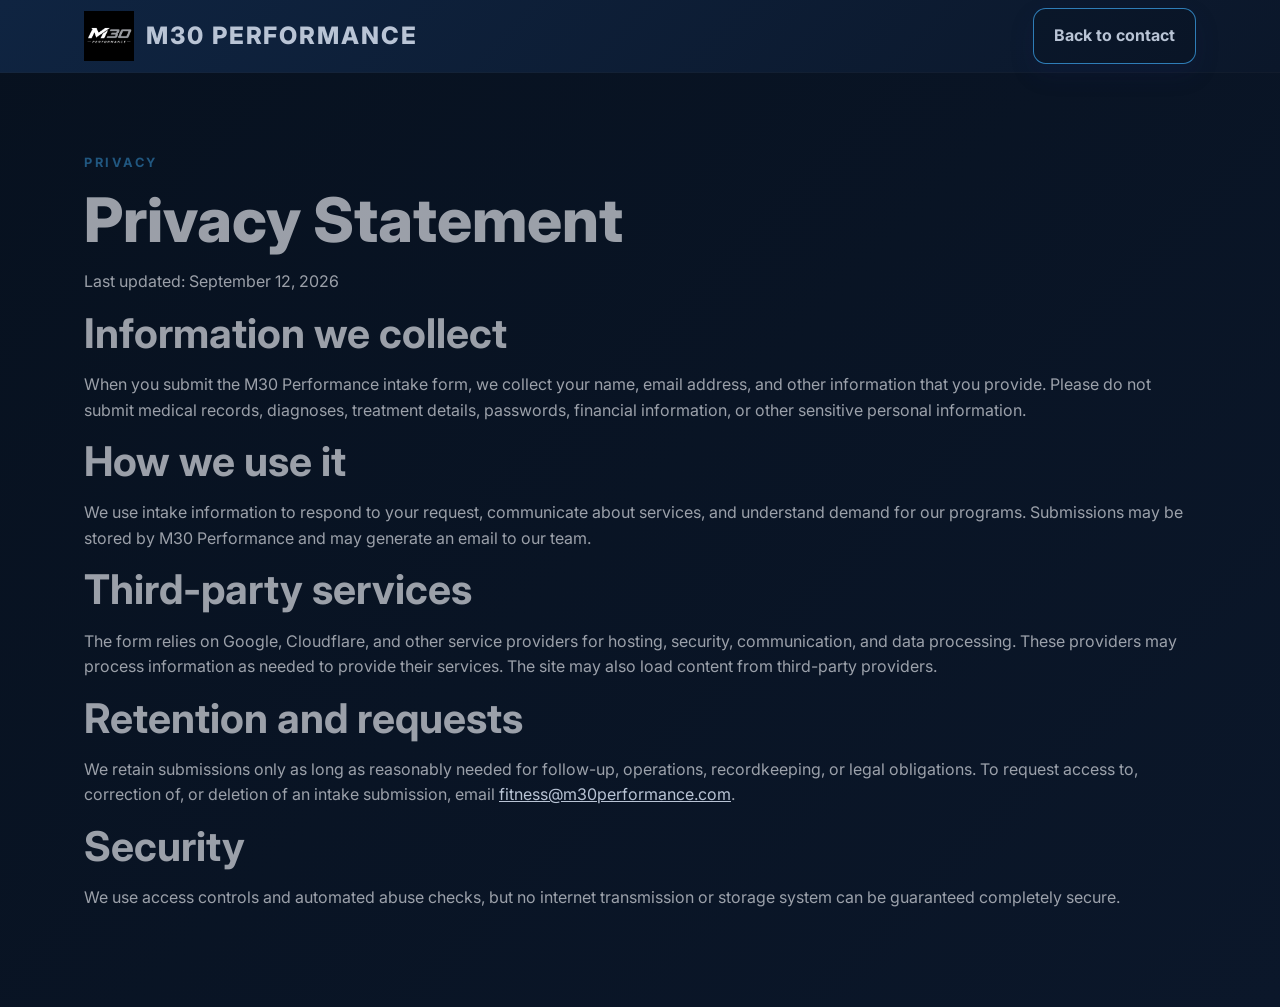
<file: pages/privacy.html>
<!doctype html>
<html lang="en">
  <head>
    <meta charset="UTF-8" />
    <meta name="viewport" content="width=device-width, initial-scale=1.0" />
    <title>Privacy Statement | M30 Performance</title>
    <meta
      name="description"
      content="M30 Performance privacy statement for website intake submissions."
    />
    <link
      rel="canonical"
      href="https://personal.m30performance.com/pages/privacy.html"
    />
    <meta property="og:title" content="Privacy Statement | M30 Performance" />
    <meta
      property="og:description"
      content="Read how M30 Performance collects, uses, and protects information submitted through its website intake form."
    />
    <meta property="og:type" content="website" />
    <meta
      property="og:url"
      content="https://personal.m30performance.com/pages/privacy.html"
    />
    <meta
      property="og:image"
      content="https://personal.m30performance.com/assets/images/logo-m30.png"
    />
    <meta name="twitter:card" content="summary" />
    <meta name="twitter:title" content="Privacy Statement | M30 Performance" />
    <meta
      name="twitter:description"
      content="Read how M30 Performance collects, uses, and protects information submitted through its website intake form."
    />
    <meta
      name="twitter:image"
      content="https://personal.m30performance.com/assets/images/logo-m30.png"
    />

    <!-- Google tag (gtag.js) -->
    <script
      async
      src="https://www.googletagmanager.com/gtag/js?id=G-PKS04PBM5F"
    ></script>
    <script>
      window.dataLayer = window.dataLayer || [];
      function gtag() {
        dataLayer.push(arguments);
      }
      gtag("js", new Date());

      gtag("config", "G-PKS04PBM5F");
    </script>

    <link rel="icon" type="image/x-icon" href="../assets/images/favicon.ico" />
    <link rel="icon" href="../assets/images/logo-m30.png" type="image/png" />
    <link rel="preconnect" href="https://fonts.googleapis.com" />
    <link rel="preconnect" href="https://fonts.gstatic.com" crossorigin />
    <link
      href="https://fonts.googleapis.com/css2?family=Inter:wght@400;500;600;700;800&display=swap"
      rel="stylesheet"
    />
    <link rel="stylesheet" href="../styles.css" />
  </head>
  <body class="privacy-document">
    <header class="site-header">
      <nav class="nav-bar">
        <a class="logo" href="../index.html#top"
          ><img
            src="../assets/images/logo-m30.png"
            alt="M30 Performance Logo"
            id="img-logo"
          />M30 Performance</a
        >
        <a class="btn btn-secondary" href="../index.html#contact"
          >Back to contact</a
        >
      </nav>
    </header>
    <main class="section privacy-page">
      <p class="eyebrow">Privacy</p>
      <h1>Privacy Statement</h1>
      <p>Last updated: September 12, 2026</p>
      <h2>Information we collect</h2>
      <p>
        When you submit the M30 Performance intake form, we collect your name,
        email address, and other information that you provide. Please do not
        submit medical records, diagnoses, treatment details, passwords,
        financial information, or other sensitive personal information.
      </p>
      <h2>How we use it</h2>
      <p>
        We use intake information to respond to your request, communicate about
        services, and understand demand for our programs. Submissions may be
        stored by M30 Performance and may generate an email to our team.
      </p>
      <h2>Third-party services</h2>
      <p>
        The form relies on Google, Cloudflare, and other service providers for
        hosting, security, communication, and data processing. These providers
        may process information as needed to provide their services. The site
        may also load content from third-party providers.
      </p>
      <h2>Retention and requests</h2>
      <p>
        We retain submissions only as long as reasonably needed for follow-up,
        operations, recordkeeping, or legal obligations. To request access to,
        correction of, or deletion of an intake submission, email
        <a href="mailto:fitness@m30performance.com"
          >fitness@m30performance.com</a
        >.
      </p>
      <h2>Security</h2>
      <p>
        We use access controls and automated abuse checks, but no internet
        transmission or storage system can be guaranteed completely secure.
      </p>
    </main>
  </body>
</html>
</file>
<file: styles.css>
:root {
  --background: #07111f;
  --nav-background: #0f2441;
  --surface: #163660;
  --surface-strong: #16324f;
  --text: #f5f7fb9e;
  --muted: #b9c4d5;
  --accent: #338ac794;
  --accent-strong: #334ec7ed;
  --border: rgba(52, 50, 50, 0.167);
  --shadow: 0 20px 45px rgba(0, 0, 0, 0.25);
}

* {
  box-sizing: border-box;
}

html {
  scroll-behavior: smooth;
}

body {
  margin: 0;
  font-family: "Inter", sans-serif;
  color: var(--text);
  background: linear-gradient(135deg, var(--background), #0b172a);
  line-height: 1.6;
}

.fa-solid {
  color: var(--accent);
}
img {
  max-width: 100%;
  display: block;
}

.site-header {
  background: linear-gradient(135deg, var(--nav-background), #0b172a);
  position: sticky;
  top: 0;
  z-index: 20;
  backdrop-filter: blur(12px);
  border-bottom: 1px solid var(--border);
}

.nav-bar {
  max-width: 1160px;
  margin: 0 auto;
  padding: 0.5rem 1.5rem;
  display: flex;
  justify-content: space-between;
  align-items: center;
}

.logo {
  font-size: 1.5rem;
  font-weight: 800;
  letter-spacing: 0.08em;
  text-transform: uppercase;
  color: var(--accent);
  text-decoration: none;
}

.privacy-document .logo {
  display: inline-flex;
  align-items: center;
  gap: 0.75rem;
}

#img-logo {
  width: 50px;
  height: 50px;
  display: block; /* Removes unwanted inline spacing at the bottom */
  flex-shrink: 0;
}

.nav-links {
  display: flex;
  gap: 1rem;
}

.nav-links a {
  color: var(--text);
  text-decoration: none;
  font-weight: 600;
  display: inline-block;
  transition:
    transform 180ms ease,
    color 180ms ease;
}

.nav-links a:hover,
.nav-links a:focus-visible,
.nav-links a:active,
.nav-links a.active {
  color: var(--accent);
  transform: translateY(-2px);
}

.section {
  max-width: 1160px;
  margin: 0 auto;
  padding: 5rem 1.5rem;
  scroll-margin-top: 6rem;
}

.section-heading {
  margin-bottom: 1.75rem;
}

.hero {
  display: grid;
  grid-template-columns: 1.1fr 0.9fr;
  gap: 2rem;
  align-items: center;
  min-height: 80vh;
}

.eyebrow {
  margin: 0 0 0.75rem;
  color: var(--accent);
  font-size: 0.8rem;
  font-weight: 700;
  letter-spacing: 0.2em;
  text-transform: uppercase;
}

strong {
  margin: 0 0 0.75rem;
  color: var(--accent);
  font-size: 1rem;
  font-weight: 700;
  letter-spacing: 0.1em;
}

h1,
h2,
h3 {
  line-height: 1.1;
  margin: 0 0 1rem;
}

h1 {
  font-size: clamp(2.6rem, 4.8vw, 4.4rem);
  font-weight: 800;
}

h2 {
  font-size: clamp(2rem, 3.2vw, 2.7rem);
}

h3 {
  font-size: 1.25rem;
}

.hero-text,
.about-grid p,
.service-card p,
.pricing-card li,
.contact-card p,
.faq-list p {
  color: var(--muted);
  font-size: 1.05rem;
}

.hero-actions {
  display: flex;
  gap: 1rem;
  flex-wrap: wrap;
  margin-top: 1.5rem;
}

.btn {
  position: relative;
  display: inline-block;
  padding: 0.9rem 1.25rem;
  border-radius: 0.8rem;
  text-decoration: none;
  font-weight: 700;
  box-shadow: 0 10px 24px rgba(24, 33, 91, 0.24);
  transition:
    transform 180ms ease,
    background 180ms ease,
    box-shadow 180ms ease;
}

.btn:hover {
  transform: translateY(-2px);
  box-shadow: 0 14px 30px rgba(24, 33, 91, 0.28);
}

.btn-primary {
  background: var(--accent);
  color: #042433;
}

.btn-secondary {
  position: relative;
  z-index: 1;
  color: var(--text);
  background: rgba(7, 17, 31, 0.3);
  border: 1px solid rgba(51, 138, 199, 0.9);
  border-radius: 0.8rem;
  overflow: hidden;
  box-shadow: 0 10px 24px rgba(24, 33, 91, 0.16);
  padding: 0.9rem 1.25rem;
}

.hero-media img {
  border-radius: 5%;
  box-shadow: var(--shadow);
  height: 100%;
  object-fit: cover;
}

.hero-logo {
  display: none;
}

@media (min-width: 1025px) {
  .hero-logo {
    display: block;
    width: 50%;
    height: 50%;
    margin: 0 auto 1rem;
  }
}

.testimonials {
  padding-top: 0;
}

.testimonial-shell {
  background: transparent;
  border: none;
  border-radius: 0;
  padding: 0;
}

.testimonial-marquee {
  --testimonial-gap: 1rem;
  overflow: hidden;
  mask-image: linear-gradient(
    to right,
    transparent,
    black 8%,
    black 92%,
    transparent
  );
  -webkit-mask-image: linear-gradient(
    to right,
    transparent,
    black 8%,
    black 92%,
    transparent
  );
}

.testimonial-track {
  display: flex;
  gap: var(--testimonial-gap);
  width: max-content;
  animation: testimonial-scroll 42s linear infinite;
  will-change: transform;
}

.testimonial-marquee:hover .testimonial-track,
.testimonial-marquee:focus-within .testimonial-track {
  animation-play-state: paused;
}

.testimonial-card {
  flex: 0 0 min(320px, 78vw);
  display: flex;
  flex-direction: column;
  justify-content: space-between;
  gap: 1rem;
  min-height: 220px;
  padding: 1.25rem;
  border: 1px solid rgba(51, 138, 199, 0.9);
  border-radius: 1rem;
  background: rgba(7, 17, 31, 0.3);
  box-shadow: 0 10px 24px rgba(24, 33, 91, 0.16);
}

.testimonial-card p {
  margin: 0;
  color: var(--muted);
  font-size: 1rem;
}

.testimonial-card strong {
  color: var(--accent);
  font-weight: 700;
}

.stars {
  display: flex;
  gap: 0.25rem;
  color: var(--accent);
  font-size: 1.1rem;
}

@keyframes testimonial-scroll {
  from {
    transform: translateX(0);
  }
  to {
    transform: translateX(calc(-50% - (var(--testimonial-gap) / 2)));
  }
}

.testimonial-card p {
  margin: 0;
  color: var(--muted);
  font-size: 1rem;
}

.testimonial-card strong {
  color: var(--accent);
  font-weight: 700;
}

.stars {
  display: flex;
  gap: 0.25rem;
  color: var(--accent);
  font-size: 1.1rem;
}

.about-grid,
.service-grid,
.service-list,
.photo-strip,
.pricing-grid {
  display: grid;
  gap: 1.25rem;
}

.about-grid {
  grid-template-columns: repeat(2, minmax(0, 1fr));
}

.service-list {
  grid-template-columns: repeat(2, minmax(0, 1fr));
  padding-left: 1.75rem;
  padding-right: 1.75rem;
  text-indent: -0.5rem;
}

.photo-strip {
  grid-template-columns: repeat(3, minmax(0, 1fr));
  margin-top: 1.5rem;
}

.service-grid,
.pricing-grid {
  grid-template-columns: repeat(3, minmax(0, 1fr));
}

.pricing-grid {
  align-items: center;
}

.pricing-promise {
  margin: 3rem 0 0;
  text-align: center;
}

.pricing-promise h3 {
  margin-bottom: 1rem;
  color: var(--text);
  font-size: clamp(1.4rem, 2.4vw, 1.9rem);
}

.pricing-promise p {
  margin: 0;
  color: var(--muted);
  font-size: 0.98rem;
}

.pricing-promise p + p {
  margin-top: 0.8rem;
  color: var(--muted);
  font-weight: 600;
}

.photo-card,
.service-card,
.pricing-card,
.contact-card {
  background: rgba(255, 255, 255, 0.05);
  border: 1px solid var(--border);
  border-radius: 0.8rem;
  padding: 1.5rem;
  box-shadow: var(--shadow);
}

.photo-card {
  padding: 0;
  overflow: hidden;
}

.photo-card img {
  width: 100%;
  height: 220px;
  object-fit: cover;
}

.photo-card .caption {
  padding: 1.2rem 1.2rem 1.4rem;
}

.photo-card h3 {
  margin-bottom: 0.4rem;
}

.service-card img {
  width: 100%;
  height: 190px;
  object-fit: cover;
  border-radius: 0.6rem;
  margin-bottom: 1rem;
}

.gallery-stack {
  position: relative;
  min-height: 500px;
  margin: 0 auto;
  max-width: 980px;
}

.gallery-card {
  position: absolute;
  border: 0;
  padding: 0;
  background: transparent;
  cursor: pointer;
  overflow: hidden;
  border-radius: 0.8rem;
  box-shadow: var(--shadow);
  transition:
    transform 240ms ease,
    filter 240ms ease,
    z-index 240ms ease;
}

.gallery-card img {
  display: block;
  width: 100%;
  height: 280px;
  object-fit: cover;
  border-radius: 0.8rem;
  border: 1px solid rgba(255, 255, 255, 0.2);
}

.gallery-card:nth-child(1) {
  left: 0;
  top: 0;
  width: 70%;
  transform: rotate(-3deg);
  z-index: 4;
}

.gallery-card:nth-child(2) {
  right: 0;
  top: 72px;
  width: 64%;
  transform: rotate(4deg);
  z-index: 3;
}

.gallery-card:nth-child(3) {
  left: 8%;
  bottom: 0;
  width: 62%;
  transform: rotate(-2deg);
  z-index: 2;
}

.gallery-card:nth-child(4) {
  right: 6%;
  bottom: 36px;
  width: 58%;
  transform: rotate(2.5deg);
  z-index: 1;
}

.gallery-card:hover,
.gallery-card:focus-visible {
  transform: translateY(-6px) rotate(0deg) scale(1.01);
  filter: brightness(1.05);
}

.gallery-card.active {
  z-index: 5;
  transform: rotate(0deg) scale(1.04);
  width: min(78%, 720px);
  left: 50%;
  top: 50%;
  transform: translate(-50%, -50%) rotate(0deg) scale(1.04);
}

.pricing-card {
  display: flex;
  flex-direction: column;
  gap: 1.25rem;
  min-width: 0;
}

.pricing-kicker {
  margin: 0 0 0.5rem;
  color: var(--accent);
  font-size: 0.75rem;
  font-weight: 700;
  letter-spacing: 0.12em;
  text-transform: uppercase;
}

.pricing-intro {
  margin: 0;
  color: var(--muted);
  font-size: 0.95rem;
}

.pricing-options {
  display: grid;
  gap: 0.5rem;
}

.pricing-options-panel {
  gap: 0.65rem;
  padding: 0.85rem;
  border: 1px solid var(--border);
  border-radius: 0.75rem;
  background: rgba(7, 17, 31, 0.28);
}

.visually-hidden {
  position: absolute;
  width: 1px;
  height: 1px;
  padding: 0;
  margin: -1px;
  overflow: hidden;
  clip: rect(0, 0, 0, 0);
  white-space: nowrap;
  border: 0;
}

.virtual-duration-control {
  min-width: 0;
  margin: 0;
  padding: 0;
  border: 0;
}

.virtual-duration-options {
  display: grid;
  grid-template-columns: repeat(2, minmax(0, 1fr));
  gap: 0.2rem;
  padding: 0.25rem;
  border: 1px solid rgba(185, 196, 213, 0.4);
  border-radius: 999px;
  background: rgba(7, 17, 31, 0.42);
}

.virtual-duration-options label,
.group-size-options label {
  position: relative;
  min-width: 0;
  cursor: pointer;
}

.virtual-duration-options input,
.group-size-options input {
  position: absolute;
  width: 1px;
  height: 1px;
  opacity: 0;
}

.virtual-duration-options span,
.group-size-options span {
  display: block;
  padding: 0.55rem 0.3rem;
  border: 1px solid transparent;
  border-radius: 999px;
  color: var(--muted);
  font-size: 0.78rem;
  font-weight: 600;
  text-align: center;
  white-space: nowrap;
  transition:
    color 240ms ease,
    border-color 240ms ease,
    background 240ms ease,
    box-shadow 240ms ease;
}

.virtual-duration-options input:checked + span,
.group-size-options input:checked + span {
  border-color: var(--accent);
  background: rgba(51, 138, 199, 0.2);
  box-shadow: 0 4px 14px rgba(0, 0, 0, 0.18);
  color: var(--text);
}

.virtual-duration-options input:focus-visible + span,
.group-size-options input:focus-visible + span {
  outline: 2px solid var(--accent);
  outline-offset: 2px;
}



.pricing-table {
  width: 100%;
  table-layout: fixed;
  border-collapse: collapse;
  font-size: 0.82rem;
}

.pricing-table th:first-child,
.pricing-table td:first-child {
  width: 46%;
}

.pricing-table th:nth-child(2),
.pricing-table td:nth-child(2) {
  width: 25%;
}

.pricing-table th:nth-child(3),
.pricing-table td:nth-child(3) {
  width: 29%;
}

.pricing-table th,
.pricing-table td {
  padding: 0.45rem 0.15rem;
  text-align: left;
  vertical-align: middle;
}

.pricing-table thead th {
  color: var(--muted);
  font-size: 0.64rem;
  font-weight: 600;
  line-height: 1.2;
  white-space: nowrap;
}

.pricing-table thead th:not(:first-child),
.pricing-table td {
  text-align: right;
}

.pricing-table thead th:last-child,
.pricing-table td:last-child {
  padding-left: 0.45rem;
  border-left: 1px solid var(--border);
}

.pricing-table tbody tr + tr {
  border-top: 1px solid var(--border);
}

.pricing-table tbody th {
  color: var(--muted);
  font-size: 0.9rem;
  font-weight: 500;
}

.pricing-table td {
  color: var(--text);
  font-weight: 600;
  white-space: nowrap;
}

.pricing-table [data-duration][hidden] {
  display: none;
}

.pricing-table .featured-package th,
.pricing-table .featured-package td,
.session-presets span.is-featured {
  color: var(--accent);
  font-weight: 800;
}

.pricing-features {
  display: grid;
  gap: 0.55rem;
  list-style: none;
  padding: 0;
  margin: 0;
}

.pricing-features li {
  position: relative;
  padding-left: 1.15rem;
  color: var(--muted);
  font-size: 0.88rem;
  line-height: 1.45;
}

.pricing-features li::before {
  content: "";
  position: absolute;
  top: 0.48em;
  left: 0;
  width: 0.42rem;
  height: 0.42rem;
  border-radius: 50%;
  background: var(--accent);
}

.pricing-card .btn {
  text-align: center;
  padding: 0.8rem 0.65rem;
  font-size: 0.88rem;
  line-height: 1.35;
}

.pricing-card.is-selected {
  border-color: var(--accent);
}

.group-pricing-controls {
  display: grid;
  gap: 1rem;
}

.group-size-control {
  min-width: 0;
  margin: 0;
  padding: 0;
  border: 0;
}

.group-size-options {
  display: grid;
  grid-template-columns: repeat(3, minmax(0, 1fr));
  gap: 0.2rem;
  padding: 0.25rem;
  border: 1px solid rgba(185, 196, 213, 0.4);
  border-radius: 999px;
  background: rgba(7, 17, 31, 0.42);
}

.session-control-label {
  display: block;
  margin-bottom: 0.55rem;
  color: var(--text);
  font-size: 0.85rem;
  font-weight: 700;
}

.session-control-label,
.group-price > span {
  color: var(--muted);
  font-size: 0.8rem;
  font-weight: 700;
}

.session-slider {
  position: relative;
  height: 24px;
  margin-top: 0.35rem;
}

.session-slider-track {
  position: absolute;
  top: 50%;
  right: 8px;
  left: 8px;
  height: 4px;
  border-radius: 999px;
  background: rgba(185, 196, 213, 0.35);
  transform: translateY(-50%);
}

.session-slider-fill {
  position: absolute;
  inset: 0 auto 0 0;
  width: 0;
  border-radius: inherit;
  background: var(--accent);
  transition: width 420ms cubic-bezier(0.22, 1, 0.36, 1);
}

.session-slider-thumb {
  position: absolute;
  top: 50%;
  left: 0;
  width: 16px;
  height: 16px;
  border: 2px solid var(--text);
  border-radius: 50%;
  background: var(--accent);
  transform: translate(-50%, -50%);
  transition: left 420ms cubic-bezier(0.22, 1, 0.36, 1);
}

.session-slider input[type="range"] {
  position: absolute;
  inset: 0;
  z-index: 1;
  width: 100%;
  height: 24px;
  margin: 0;
  opacity: 0;
  cursor: pointer;
}

.session-slider:focus-within {
  border-radius: 0.25rem;
  outline: 2px solid var(--accent);
  outline-offset: 3px;
}

.session-slider input[type="range"]:focus-visible {
  outline: none;
}

.session-control input[type="range"] {
  -webkit-appearance: none;
  appearance: none;
  background: transparent;
}

.session-slider input[type="range"]::-webkit-slider-runnable-track {
  height: 24px;
  background: transparent;
}

.session-slider input[type="range"]::-webkit-slider-thumb {
  -webkit-appearance: none;
  width: 16px;
  height: 16px;
  margin-top: 4px;
  border: 0;
  border-radius: 50%;
  background: transparent;
}

.session-slider input[type="range"]::-moz-range-track {
  height: 24px;
  background: transparent;
}

.session-slider input[type="range"]::-moz-range-thumb {
  width: 12px;
  height: 12px;
  border: 0;
  border-radius: 50%;
  background: transparent;
}

.session-presets {
  position: relative;
  height: 1.25rem;
  margin: 0.45rem 8px 0;
  color: var(--muted);
  font-size: 0.72rem;
}

.session-presets span {
  position: absolute;
  top: 2px;
  left: calc(var(--stop-index) * 100% / 3);
  transform: translateX(-50%);
  transition:
    color 320ms ease,
    font-weight 320ms ease,
    transform 320ms ease;
}

.session-presets span:nth-child(1) {
  --stop-index: 0;
}

.session-presets span:nth-child(2) {
  --stop-index: 1;
}

.session-presets span:nth-child(3) {
  --stop-index: 2;
}

.session-presets span:nth-child(4) {
  --stop-index: 3;
}

.session-presets span.is-active {
  color: var(--accent);
  font-weight: 800;
  transform: translate(-50%, 2px) scale(1.12);
}

.group-price {
  display: flex;
  justify-content: space-between;
  align-items: baseline;
  gap: 0.75rem;
  padding: 0.85rem 0.95rem;
  border: 1px solid var(--border);
  border-radius: 0.65rem;
  background: rgba(7, 17, 31, 0.28);
}

.group-price strong {
  margin: 0;
  color: var(--accent);
  font-size: 1.65rem;
  letter-spacing: 0;
}

@media (prefers-reduced-motion: reduce) {
  .virtual-duration-options span,
  .group-size-options span,
  .session-slider-fill,
  .session-slider-thumb,
  .session-presets span {
    transition: none;
  }
}

.pricing-card ul {
  padding-left: 0;
}

.faq-list {
  display: grid;
  gap: 1rem;
}

.faq-list details {
  background: rgba(255, 255, 255, 0.05);
  border: 1px solid var(--border);
  border-radius: 1rem;
  padding: 1rem 1.2rem;
}

.faq-list summary {
  cursor: pointer;
  font-weight: 700;
  display: flex;
  justify-content: space-between;
  align-items: center;
  gap: 1rem;
  list-style: none;
}

.faq-list summary::-webkit-details-marker {
  display: none;
}

.faq-list summary::after {
  content: "+";
  color: var(--accent);
  font-size: 1.5rem;
  font-weight: 700;
  line-height: 1;
}

.faq-list details[open] > summary::after {
  content: "−";
}

.faq-list p {
  margin: 0.7rem 0 0;
}

.contact-card {
  display: grid;
  grid-template-columns: 1fr 1fr;
  gap: 2rem;
}

.social-links {
  display: flex;
  flex-wrap: wrap;
  gap: 1rem;
  margin-top: 1rem;
}

.social-links a {
  display: inline-flex;
  align-items: center;
  justify-content: center;
  color: var(--accent);
  text-decoration: none;
  transition:
    transform 180ms ease,
    color 180ms ease;
}

.social-links a:hover,
.social-links a:focus-visible {
  transform: translateY(-2px);
  color: var(--accent-strong);
}

.social-links svg {
  width: 1.6rem;
  height: 1.6rem;
  fill: currentColor;
  stroke: currentColor;
  stroke-width: 0.8;
  stroke-linecap: round;
  stroke-linejoin: round;
}

.site-footer {
  max-width: 1160px;
  margin: 0 auto;
  padding: 0 1.5rem 3rem;
  display: flex;
  flex-direction: column;
  align-items: center;
  gap: 0.75rem;
}

.copyright {
  margin: 0;
  color: var(--muted);
  font-size: 0.95rem;
}

form {
  display: grid;
  gap: 1rem;
}

label {
  display: grid;
  gap: 0.4rem;
  font-weight: 600;
}

.honeypot {
  position: absolute;
  left: -9999px;
  width: 1px;
  height: 1px;
  opacity: 0;
  pointer-events: none;
}

.required-mark {
  color: var(--accent);
  margin-left: 0.2rem;
}

input,
textarea {
  width: 100%;
  padding: 0.85rem 1rem;
  border-radius: 0.7rem;
  border: 1px solid var(--border);
  background: var(--surface);
  color: var(--text);
}

input:focus,
textarea:focus {
  outline: 2px solid var(--accent);
  outline-offset: 2px;
}

.form-status {
  min-height: 1.4rem;
  margin: 0;
  color: var(--muted);
  font-size: 0.95rem;
}

.form-status.success {
  color: #8ee6a7;
}

.form-status.error {
  color: #ff9b8f;
}

.privacy-notice {
  margin: 0;
  color: var(--muted);
  font-size: 0.82rem;
}

.privacy-notice a {
  color: var(--accent);
}

.consent-label {
  display: flex;
  grid-template-columns: auto 1fr;
  align-items: flex-start;
  gap: 0.55rem;
  color: var(--muted);
  font-size: 0.82rem;
  font-weight: 400;
}

.consent-label input {
  width: auto;
  margin-top: 0.25rem;
  accent-color: var(--accent);
}

.consent-label a {
  color: var(--accent);
}

.privacy-document a,
.privacy-document a:visited,
.privacy-document a:hover,
.privacy-document a:focus-visible {
  color: var(--muted);
}

.cf-turnstile {
  min-height: 65px;
}

button:disabled {
  cursor: wait;
  opacity: 0.65;
}

@media (max-width: 850px) {
  .hero,
  .contact-card,
  .about-grid,
  .service-grid,
  .service-list,
  .photo-strip,
  .pricing-grid {
    grid-template-columns: 1fr;
  }

  .pricing-grid {
    align-items: stretch;
  }

  .hero {
    min-height: auto;
    padding-top: 3rem;
  }
}

@media (max-width: 560px) {
  .nav-bar {
    flex-direction: column;
    gap: 0.75rem;
  }

  .nav-links {
    flex-wrap: wrap;
    justify-content: center;
  }

  .section {
    padding: 3.5rem 1rem;
  }
}
</file>
